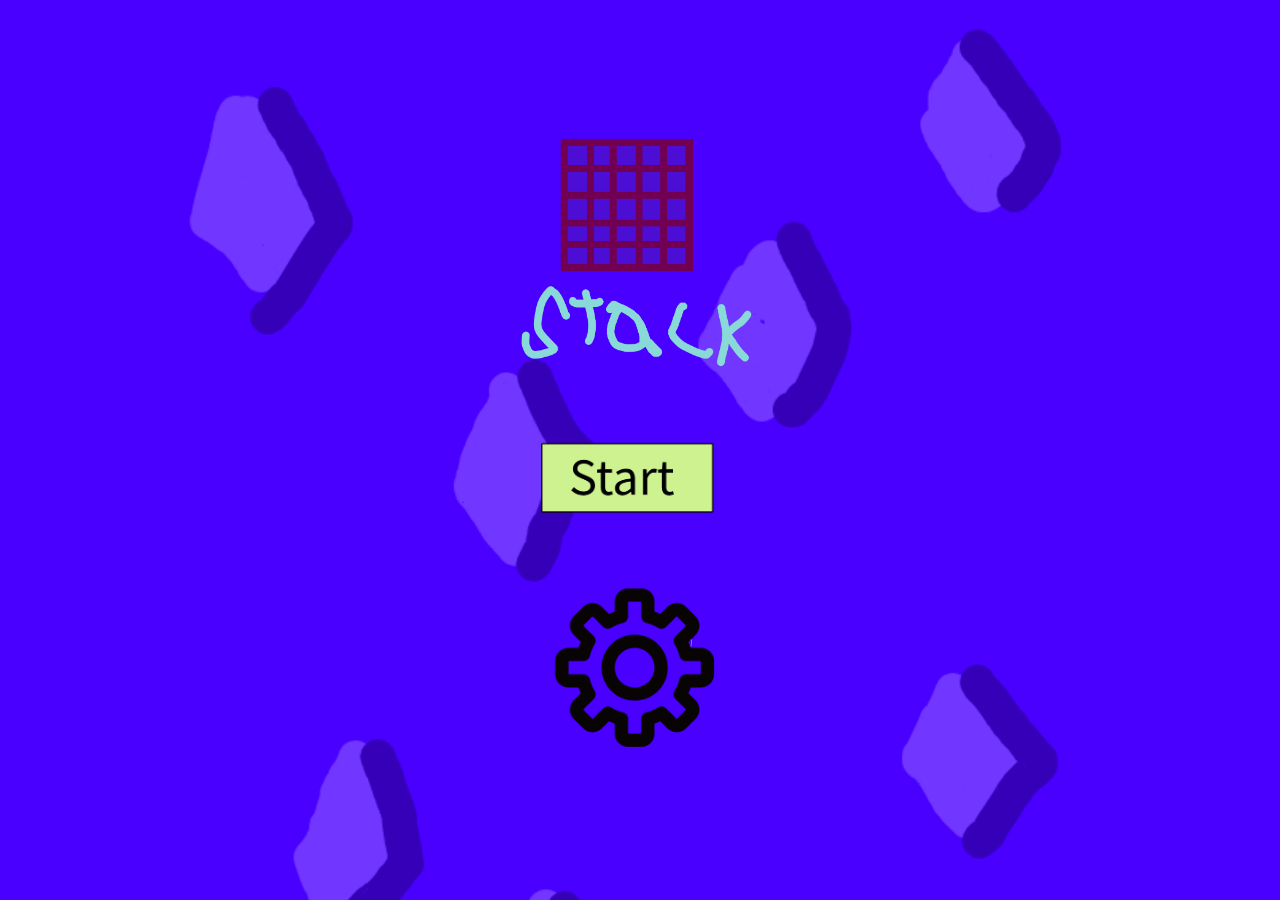
<file: index.html>
<!DOCTYPE html>
<html>

<head>
    <title>Crystal Stack</title>
    <link rel="stylesheet" href="style.css">
</head>

<body>
    
<script async src="https://pagead2.googlesyndication.com/pagead/js/adsbygoogle.js?client=ca-pub-6511687119924989"
     crossorigin="anonymous"></script>

<!-- HOME -->

<div id="homeScreen">

    <img src="logo.png" class="logo">


    <img src="start.png" 
    class="menuButton"
    onclick="startGame()">


    <img src="settings.png"
    class="menuButton"
    onclick="openSettings()">

</div>



<!-- SETTINGS -->

<div id="settingsScreen" class="hidden">

    <div class="credits">

        <h2>Credits</h2>

        Founder: Andrew S<br>
        Co-Founder: Jackson S<br><br>

        -----------------------------<br><br>

        Artist: Jackson S<br>
        Lead Developer: Jackson S<br>
        Settings logo: pngtree.com

    </div>

<button onclick="openTerms()">
Terms of Service
</button>
    
<button onclick="openPrivacy()">
    Privacy Policy
</button>

    <button onclick="toggleSound()">
    Toggle Sound
</button>
    
    <button onclick="goHome()">
        Back
    </button>


</div>




<!-- GAME -->
<div id="gameScreen" class="hidden">

 
    <h2>
        Score:
        <span id="score">0</span>
    </h2>

    <div id="board"></div>

    <div id="pieces"></div>


    <div id="gameOverScreen" class="hidden">

        <div class="gameOverBox">

            <h1>Game Over</h1>

            <p>
                Score:
                <span id="finalScore">0</span>
            </p>

            <button onclick="restartGame()">
                Restart
            </button>

            <button onclick="goHome()">
                Home
            </button>

        </div>

    </div>

</div>
    
<script src="script.js"></script>

</body>

</html>
</file>
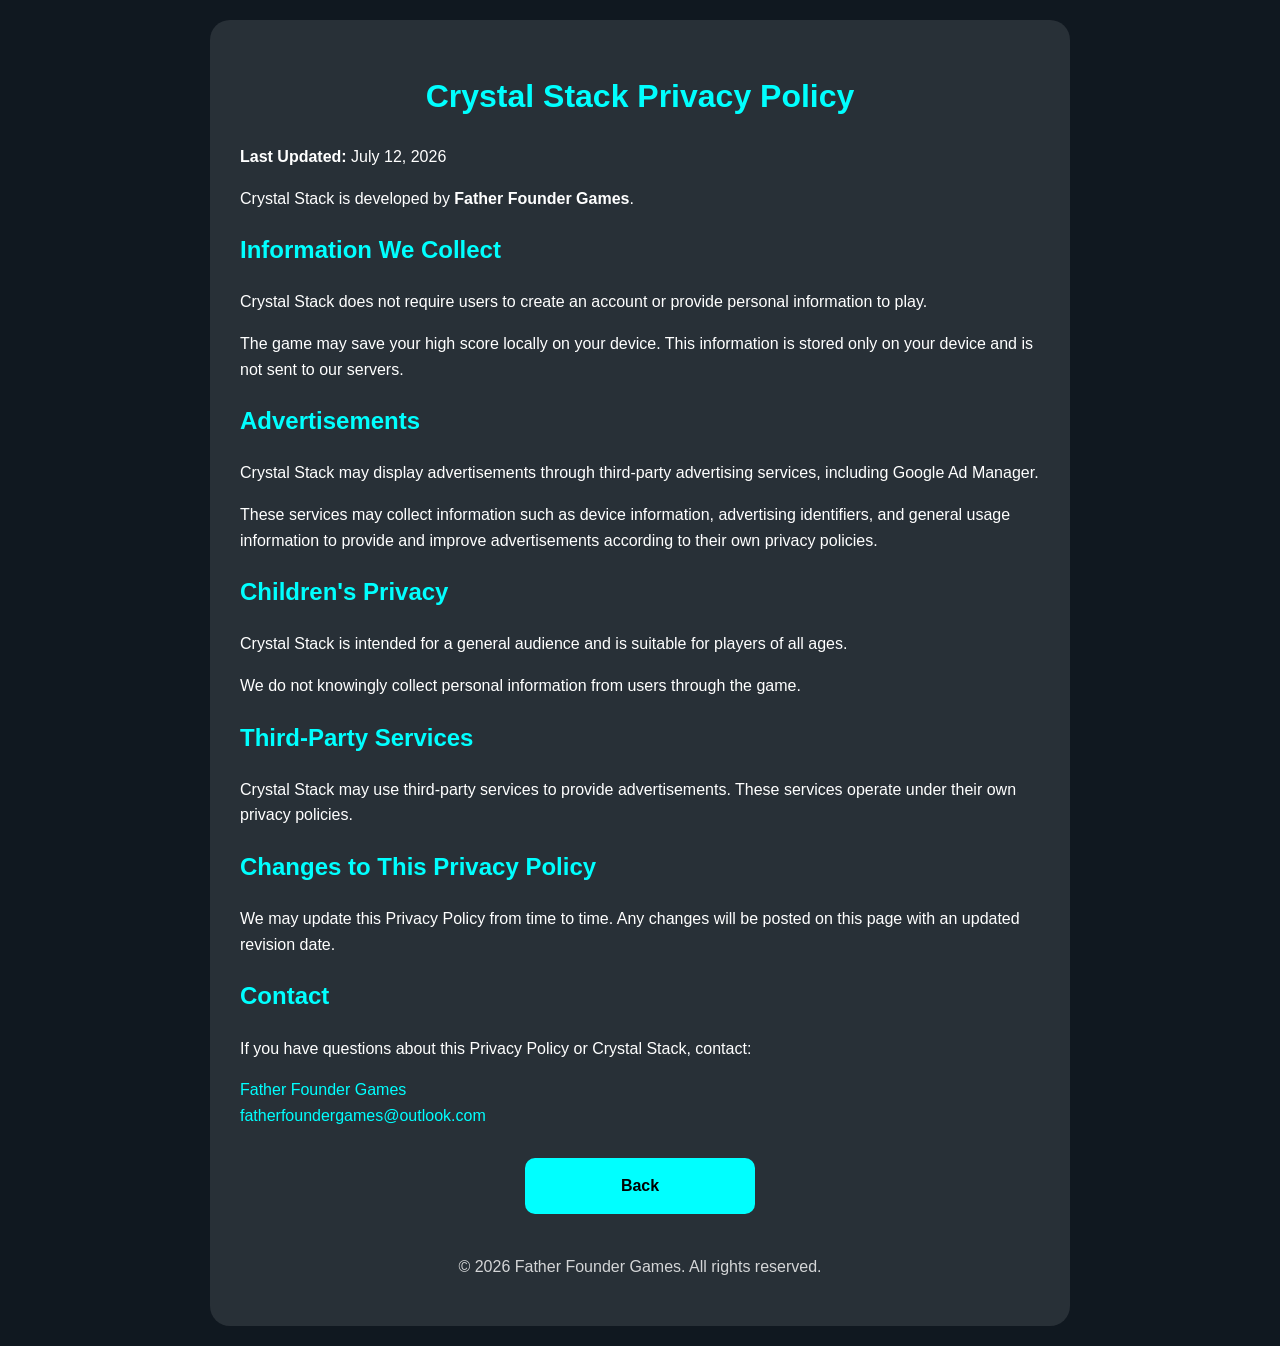
<file: privacy.html>
<!DOCTYPE html>
<html lang="en">

<head>
<meta charset="UTF-8">
<meta name="viewport" content="width=device-width, initial-scale=1.0">

<title>Crystal Stack Privacy Policy</title>

<style>

.button {

    display:block;

    width:200px;

    margin:30px auto 0;

    padding:15px;

    text-align:center;

    background:cyan;

    color:black;

    text-decoration:none;

    border-radius:10px;

    font-weight:bold;

}
    
body {
    font-family: Arial, sans-serif;
    background: #101820;
    color: white;
    margin: 0;
    padding: 20px;
    line-height: 1.6;
}

.container {
    max-width: 800px;
    margin: auto;
    background: rgba(255,255,255,0.1);
    padding: 30px;
    border-radius: 20px;
}

h1 {
    text-align: center;
    color: cyan;
}

h2 {
    color: cyan;
}

.email {
    color: cyan;
}

.footer {
    margin-top: 40px;
    text-align: center;
    opacity: 0.8;
}

</style>

</head>


<body>


<div class="container">


<h1>Crystal Stack Privacy Policy</h1>


<p>
<strong>Last Updated:</strong> July 12, 2026
</p>


<p>
Crystal Stack is developed by <strong>Father Founder Games</strong>.
</p>


<h2>Information We Collect</h2>

<p>
Crystal Stack does not require users to create an account or provide personal information to play.
</p>

<p>
The game may save your high score locally on your device. This information is stored only on your device and is not sent to our servers.
</p>



<h2>Advertisements</h2>

<p>
Crystal Stack may display advertisements through third-party advertising services, including Google Ad Manager.
</p>

<p>
These services may collect information such as device information, advertising identifiers, and general usage information to provide and improve advertisements according to their own privacy policies.
</p>



<h2>Children's Privacy</h2>

<p>
Crystal Stack is intended for a general audience and is suitable for players of all ages.
</p>

<p>
We do not knowingly collect personal information from users through the game.
</p>



<h2>Third-Party Services</h2>

<p>
Crystal Stack may use third-party services to provide advertisements. These services operate under their own privacy policies.
</p>



<h2>Changes to This Privacy Policy</h2>

<p>
We may update this Privacy Policy from time to time. Any changes will be posted on this page with an updated revision date.
</p>



<h2>Contact</h2>

<p>
If you have questions about this Privacy Policy or Crystal Stack, contact:
</p>

<p class="email">
Father Founder Games<br>
fatherfoundergames@outlook.com
</p>


<a class="button" href="index.html">
    Back
</a>
    
<div class="footer">

<p>
© 2026 Father Founder Games. All rights reserved.
</p>

</div>


</div>


</body>

</html>
</file>
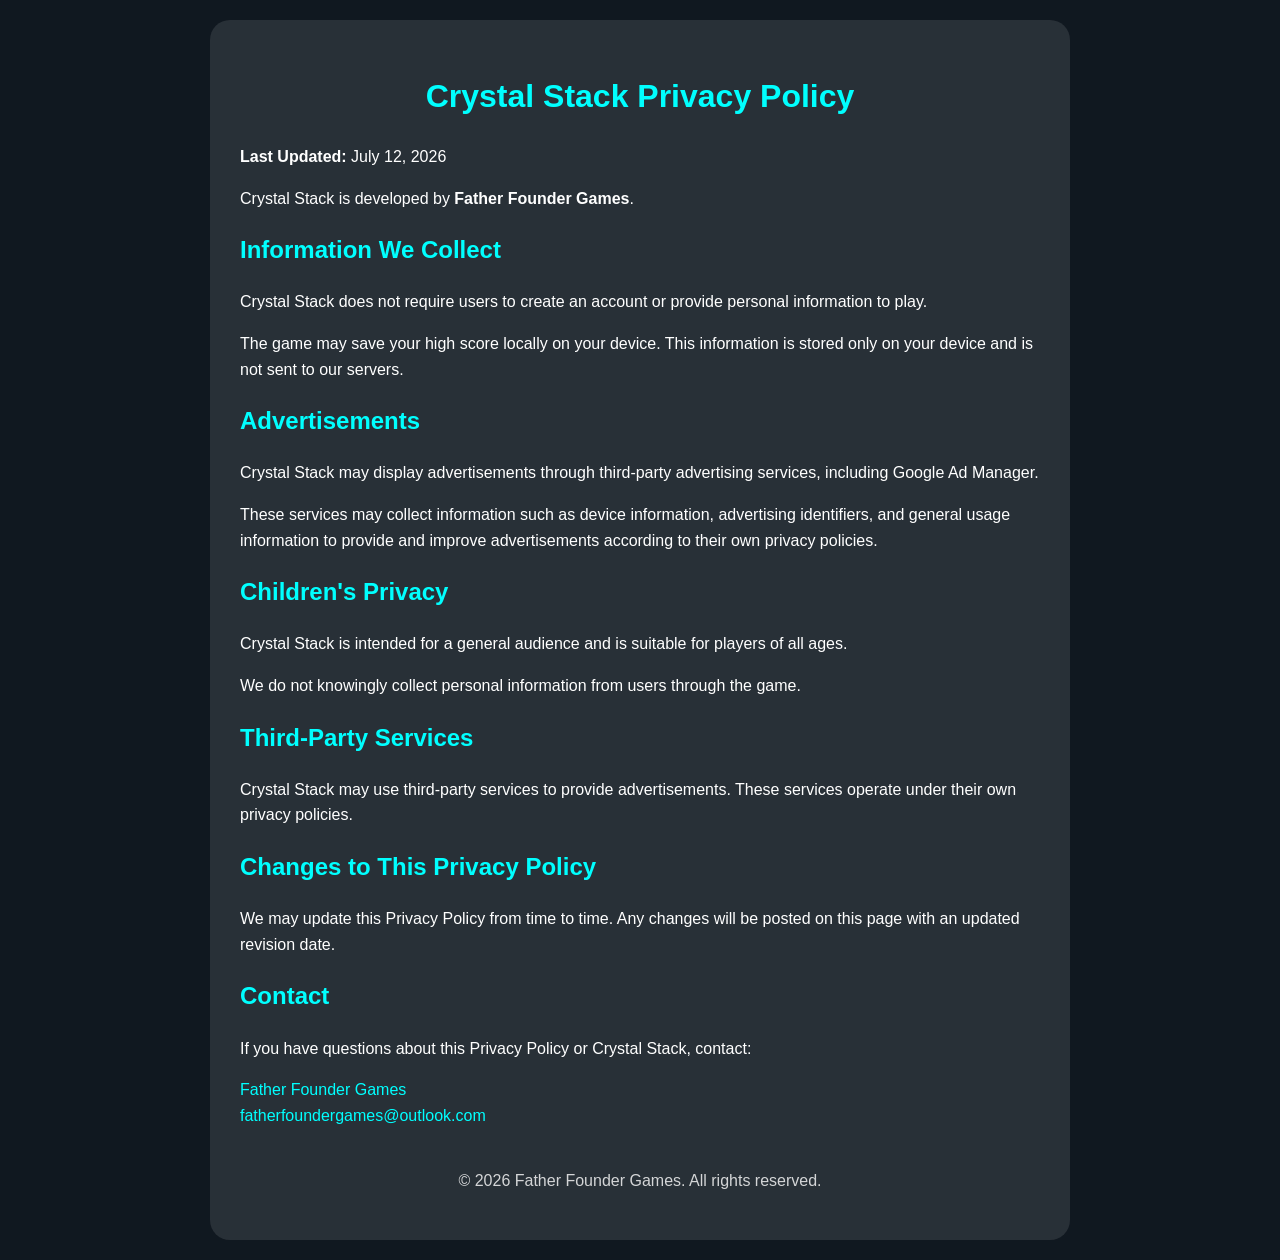
<file: privacypolicy.html>
<!DOCTYPE html>
<html lang="en">

<head>
<meta charset="UTF-8">
<meta name="viewport" content="width=device-width, initial-scale=1.0">

<title>Crystal Stack Privacy Policy</title>

<style>

.button {

    display:block;

    width:200px;

    margin:30px auto 0;

    padding:15px;

    text-align:center;

    background:cyan;

    color:black;

    text-decoration:none;

    border-radius:10px;

    font-weight:bold;

}
    
body {
    font-family: Arial, sans-serif;
    background: #101820;
    color: white;
    margin: 0;
    padding: 20px;
    line-height: 1.6;
}

.container {
    max-width: 800px;
    margin: auto;
    background: rgba(255,255,255,0.1);
    padding: 30px;
    border-radius: 20px;
}

h1 {
    text-align: center;
    color: cyan;
}

h2 {
    color: cyan;
}

.email {
    color: cyan;
}

.footer {
    margin-top: 40px;
    text-align: center;
    opacity: 0.8;
}

</style>

</head>


<body>


<div class="container">


<h1>Crystal Stack Privacy Policy</h1>


<p>
<strong>Last Updated:</strong> July 12, 2026
</p>


<p>
Crystal Stack is developed by <strong>Father Founder Games</strong>.
</p>


<h2>Information We Collect</h2>

<p>
Crystal Stack does not require users to create an account or provide personal information to play.
</p>

<p>
The game may save your high score locally on your device. This information is stored only on your device and is not sent to our servers.
</p>



<h2>Advertisements</h2>

<p>
Crystal Stack may display advertisements through third-party advertising services, including Google Ad Manager.
</p>

<p>
These services may collect information such as device information, advertising identifiers, and general usage information to provide and improve advertisements according to their own privacy policies.
</p>



<h2>Children's Privacy</h2>

<p>
Crystal Stack is intended for a general audience and is suitable for players of all ages.
</p>

<p>
We do not knowingly collect personal information from users through the game.
</p>



<h2>Third-Party Services</h2>

<p>
Crystal Stack may use third-party services to provide advertisements. These services operate under their own privacy policies.
</p>



<h2>Changes to This Privacy Policy</h2>

<p>
We may update this Privacy Policy from time to time. Any changes will be posted on this page with an updated revision date.
</p>



<h2>Contact</h2>

<p>
If you have questions about this Privacy Policy or Crystal Stack, contact:
</p>

<p class="email">
Father Founder Games<br>
fatherfoundergames@outlook.com
</p>


    
<div class="footer">

<p>
© 2026 Father Founder Games. All rights reserved.
</p>

</div>


</div>


</body>

</html>
</file>
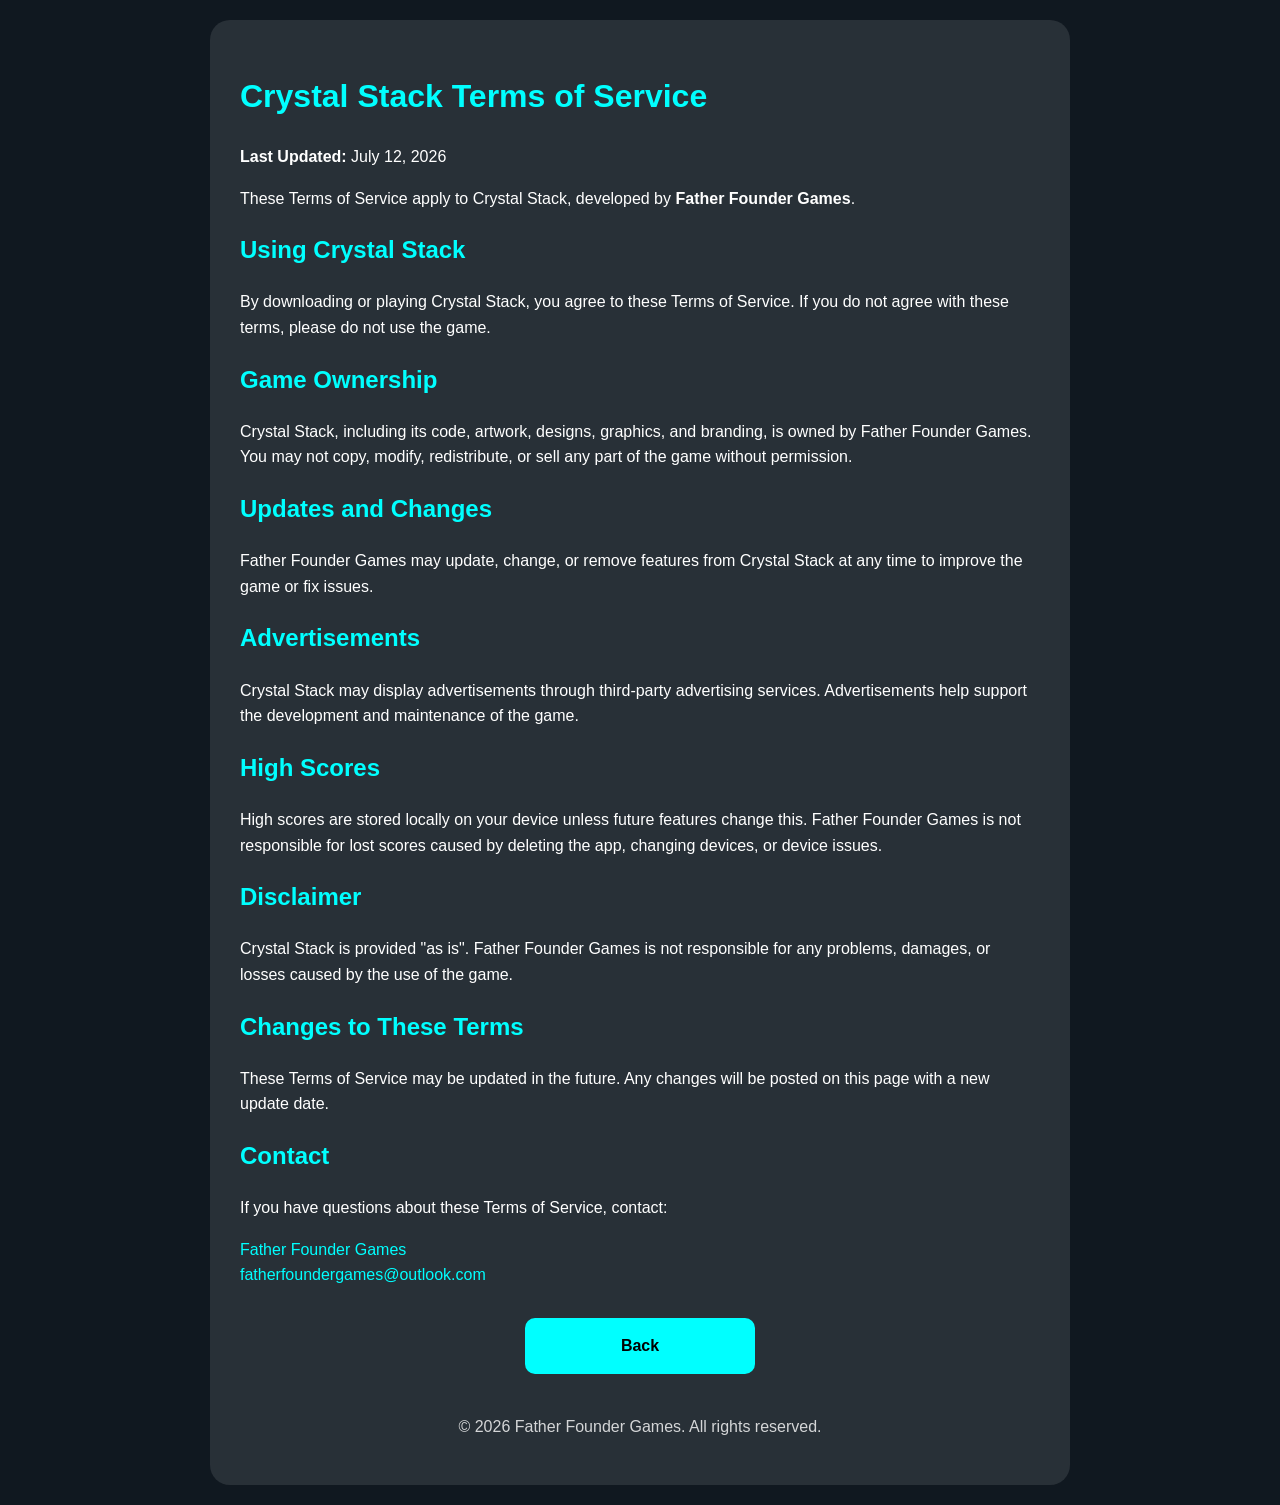
<file: terms.html>
<!DOCTYPE html>
<html lang="en">

<head>

<meta charset="UTF-8">
<meta name="viewport" content="width=device-width, initial-scale=1.0">

<title>Crystal Stack Terms of Service</title>

<style>

body {
    font-family: Arial, sans-serif;
    background: #101820;
    color: white;
    margin: 0;
    padding: 20px;
    line-height: 1.6;
}

.container {
    max-width: 800px;
    margin: auto;
    background: rgba(255,255,255,0.1);
    padding: 30px;
    border-radius: 20px;
}

h1, h2 {
    color: cyan;
}

.button {

    display:block;
    width:200px;
    margin:30px auto 0;
    padding:15px;
    text-align:center;
    background:cyan;
    color:black;
    text-decoration:none;
    border-radius:10px;
    font-weight:bold;

}

.email {
    color:cyan;
}

.footer {
    text-align:center;
    margin-top:40px;
    opacity:.8;
}

</style>

</head>


<body>


<div class="container">


<h1>Crystal Stack Terms of Service</h1>


<p>
<strong>Last Updated:</strong> July 12, 2026
</p>


<p>
These Terms of Service apply to Crystal Stack, developed by
<strong>Father Founder Games</strong>.
</p>



<h2>Using Crystal Stack</h2>

<p>
By downloading or playing Crystal Stack, you agree to these Terms of Service.
If you do not agree with these terms, please do not use the game.
</p>



<h2>Game Ownership</h2>

<p>
Crystal Stack, including its code, artwork, designs, graphics, and branding,
is owned by Father Founder Games.
You may not copy, modify, redistribute, or sell any part of the game without permission.
</p>



<h2>Updates and Changes</h2>

<p>
Father Founder Games may update, change, or remove features from Crystal Stack
at any time to improve the game or fix issues.
</p>



<h2>Advertisements</h2>

<p>
Crystal Stack may display advertisements through third-party advertising services.
Advertisements help support the development and maintenance of the game.
</p>



<h2>High Scores</h2>

<p>
High scores are stored locally on your device unless future features change this.
Father Founder Games is not responsible for lost scores caused by deleting the app,
changing devices, or device issues.
</p>



<h2>Disclaimer</h2>

<p>
Crystal Stack is provided "as is". Father Founder Games is not responsible for
any problems, damages, or losses caused by the use of the game.
</p>



<h2>Changes to These Terms</h2>

<p>
These Terms of Service may be updated in the future.
Any changes will be posted on this page with a new update date.
</p>



<h2>Contact</h2>

<p>
If you have questions about these Terms of Service, contact:
</p>

<p class="email">
Father Founder Games<br>
fatherfoundergames@outlook.com
</p>



<a class="button" href="index.html">
Back
</a>



<div class="footer">

<p>
© 2026 Father Founder Games. All rights reserved.
</p>

</div>


</div>


</body>

</html>
</file>
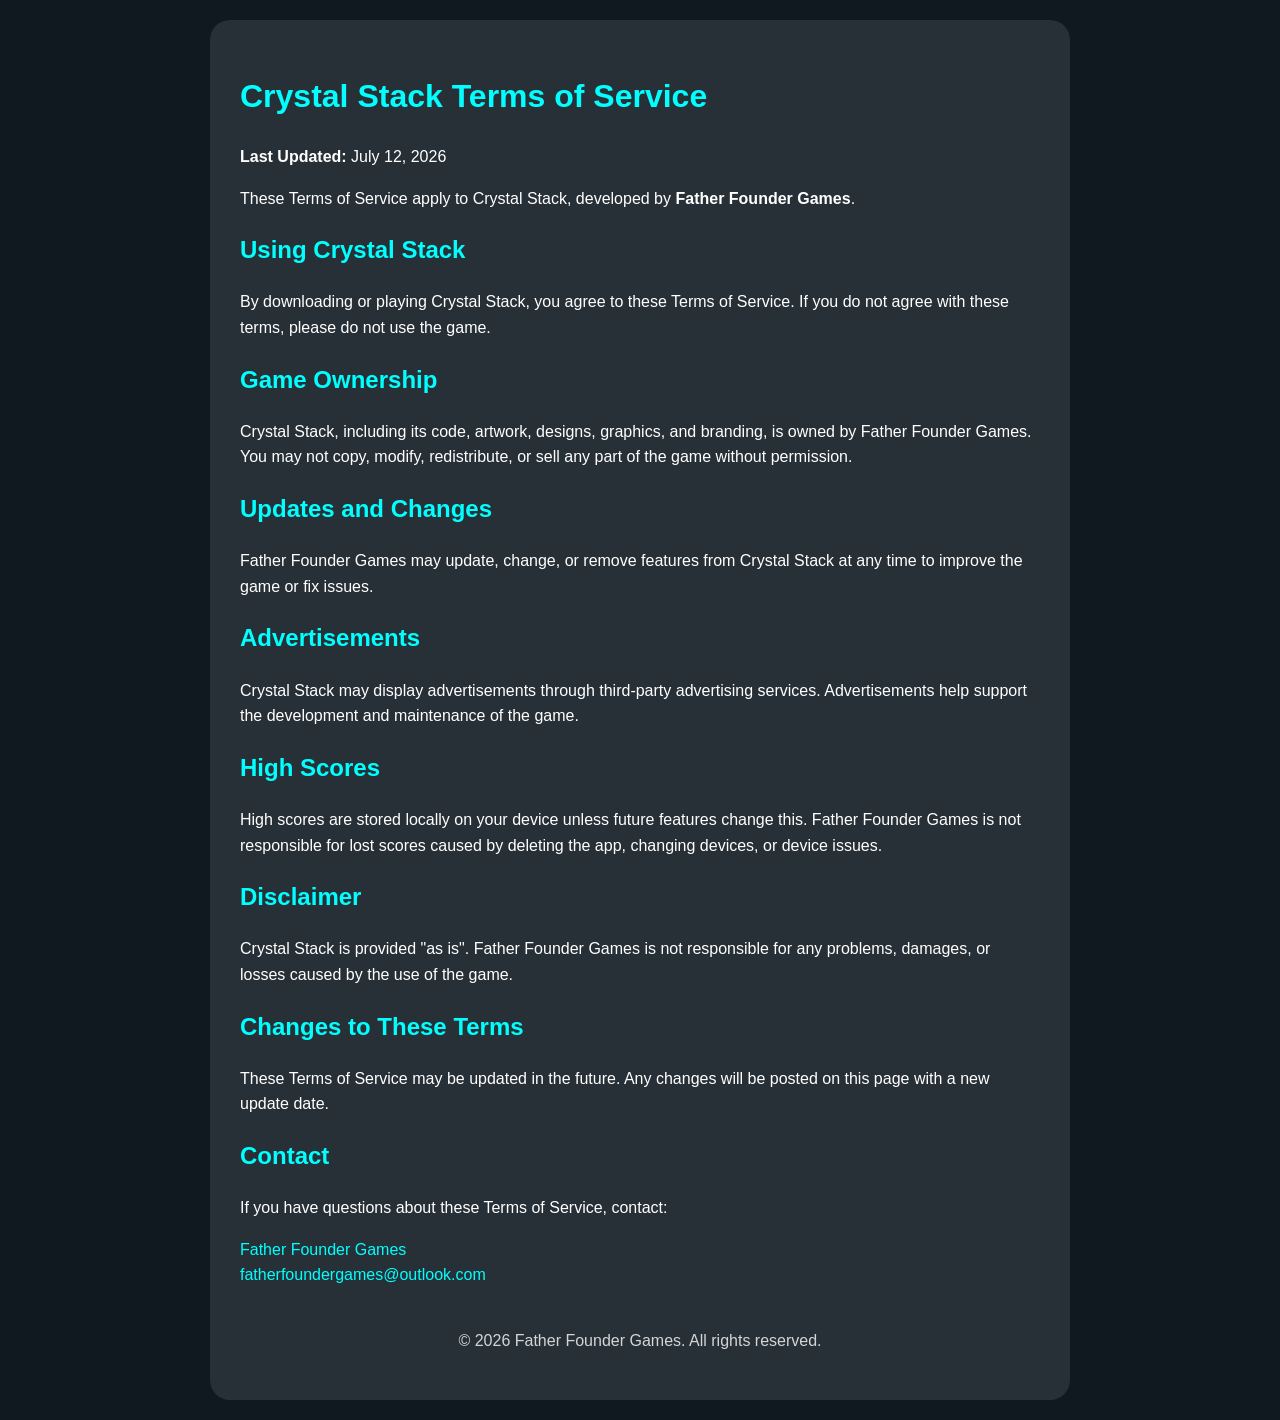
<file: TOS.html>
<!DOCTYPE html>
<html lang="en">

<head>

<meta charset="UTF-8">
<meta name="viewport" content="width=device-width, initial-scale=1.0">

<title>Crystal Stack Terms of Service</title>

<style>

body {
    font-family: Arial, sans-serif;
    background: #101820;
    color: white;
    margin: 0;
    padding: 20px;
    line-height: 1.6;
}

.container {
    max-width: 800px;
    margin: auto;
    background: rgba(255,255,255,0.1);
    padding: 30px;
    border-radius: 20px;
}

h1, h2 {
    color: cyan;
}

.button {

    display:block;
    width:200px;
    margin:30px auto 0;
    padding:15px;
    text-align:center;
    background:cyan;
    color:black;
    text-decoration:none;
    border-radius:10px;
    font-weight:bold;

}

.email {
    color:cyan;
}

.footer {
    text-align:center;
    margin-top:40px;
    opacity:.8;
}

</style>

</head>


<body>


<div class="container">


<h1>Crystal Stack Terms of Service</h1>


<p>
<strong>Last Updated:</strong> July 12, 2026
</p>


<p>
These Terms of Service apply to Crystal Stack, developed by
<strong>Father Founder Games</strong>.
</p>



<h2>Using Crystal Stack</h2>

<p>
By downloading or playing Crystal Stack, you agree to these Terms of Service.
If you do not agree with these terms, please do not use the game.
</p>



<h2>Game Ownership</h2>

<p>
Crystal Stack, including its code, artwork, designs, graphics, and branding,
is owned by Father Founder Games.
You may not copy, modify, redistribute, or sell any part of the game without permission.
</p>



<h2>Updates and Changes</h2>

<p>
Father Founder Games may update, change, or remove features from Crystal Stack
at any time to improve the game or fix issues.
</p>



<h2>Advertisements</h2>

<p>
Crystal Stack may display advertisements through third-party advertising services.
Advertisements help support the development and maintenance of the game.
</p>



<h2>High Scores</h2>

<p>
High scores are stored locally on your device unless future features change this.
Father Founder Games is not responsible for lost scores caused by deleting the app,
changing devices, or device issues.
</p>



<h2>Disclaimer</h2>

<p>
Crystal Stack is provided "as is". Father Founder Games is not responsible for
any problems, damages, or losses caused by the use of the game.
</p>



<h2>Changes to These Terms</h2>

<p>
These Terms of Service may be updated in the future.
Any changes will be posted on this page with a new update date.
</p>



<h2>Contact</h2>

<p>
If you have questions about these Terms of Service, contact:
</p>

<p class="email">
Father Founder Games<br>
fatherfoundergames@outlook.com
</p>







<div class="footer">

<p>
© 2026 Father Founder Games. All rights reserved.
</p>

</div>


</div>


</body>

</html>
</file>
<file: style.css>
*{

box-sizing:border-box;
font-family:Arial;

}


body{

margin:0;
overflow:hidden;
background:black;

}



/* HOME */

#homeScreen{

height:100vh;
width:100vw;

background:url("backgroundhome.png");

background-size:cover;

display:flex;

flex-direction:column;

align-items:center;

justify-content:center;

}


.logo{

width:280px;

max-width:80%;

margin-bottom:30px;

}


.menuButton{

width:220px;

margin:15px;

cursor:pointer;

}



/* ADS */


.ad{

width:90%;

height:60px;

background:white;

color:black;

display:flex;

justify-content:center;

align-items:center;

border-radius:10px;

margin:10px;

}



/* SETTINGS */


#settingsScreen{

height:100vh;

width:100vw;

background:url("backgroundhome.png");

background-size:cover;

display:flex;

flex-direction:column;

align-items:center;

justify-content:center;

}



.credits{

background:black;

color:white;

padding:30px;

border-radius:15px;

text-align:center;

}



/* GAME */


#gameScreen{

height:100vh;

width:100vw;

background:url("background.png");

background-size:cover;

display:flex;

flex-direction:column;

align-items:center;

}



#gameScreen h2{

color:white;

text-shadow:2px 2px black;

}



/* BOARD */


#board{

width:min(90vw,450px);

aspect-ratio:1;

display:grid;

grid-template-columns:repeat(8,1fr);

gap:4px;

}



.cell{

background:rgba(255,255,255,.25);

border-radius:5px;

}



.placedBlock{

background:#00ffff;

box-shadow:0 0 10px cyan;

}



/* PIECES */


#pieces{

display:flex;

gap:25px;

margin-top:25px;

}



.piece{

display:grid;

gap:3px;

cursor:grab;

}



.miniBlock{

width:22px;

height:22px;

background:#00ffff;

border-radius:5px;

box-shadow:0 0 8px cyan;

}



.emptyBlock{

width:22px;

height:22px;

visibility:hidden;

}



.hidden{

display:none !important;

}

.piece {
    touch-action: none;
    user-select: none;
}

.miniBlock {
    pointer-events:none;
}

.ghostBlock {

    background:rgba(0,255,255,0.35);

    border-radius:5px;

}


.ghostBlock {
    background: rgba(0,255,255,0.4) !important;
    border:2px solid cyan;
}

.piece {
    touch-action:none;
    user-select:none;
}

#gameOverScreen {

    position:absolute;

    top:0;
    left:0;

    width:100%;
    height:100%;

    background:rgba(0,0,0,0.7);

    display:flex;

    justify-content:center;

    align-items:center;

}


.gameOverBox {

    background:white;

    color:black;

    padding:40px;

    border-radius:20px;

    text-align:center;

}


.gameOverBox h1 {

    margin-top:0;

}


.gameOverBox button {

    display:block;

    width:180px;

    margin:15px auto;

    cursor:pointer;

}

.cell,
.piece {
    touch-action: none;
    user-select: none;
    -webkit-user-select: none;
    -webkit-touch-callout: none;
}

body {
    overflow: hidden;
}
</file>
